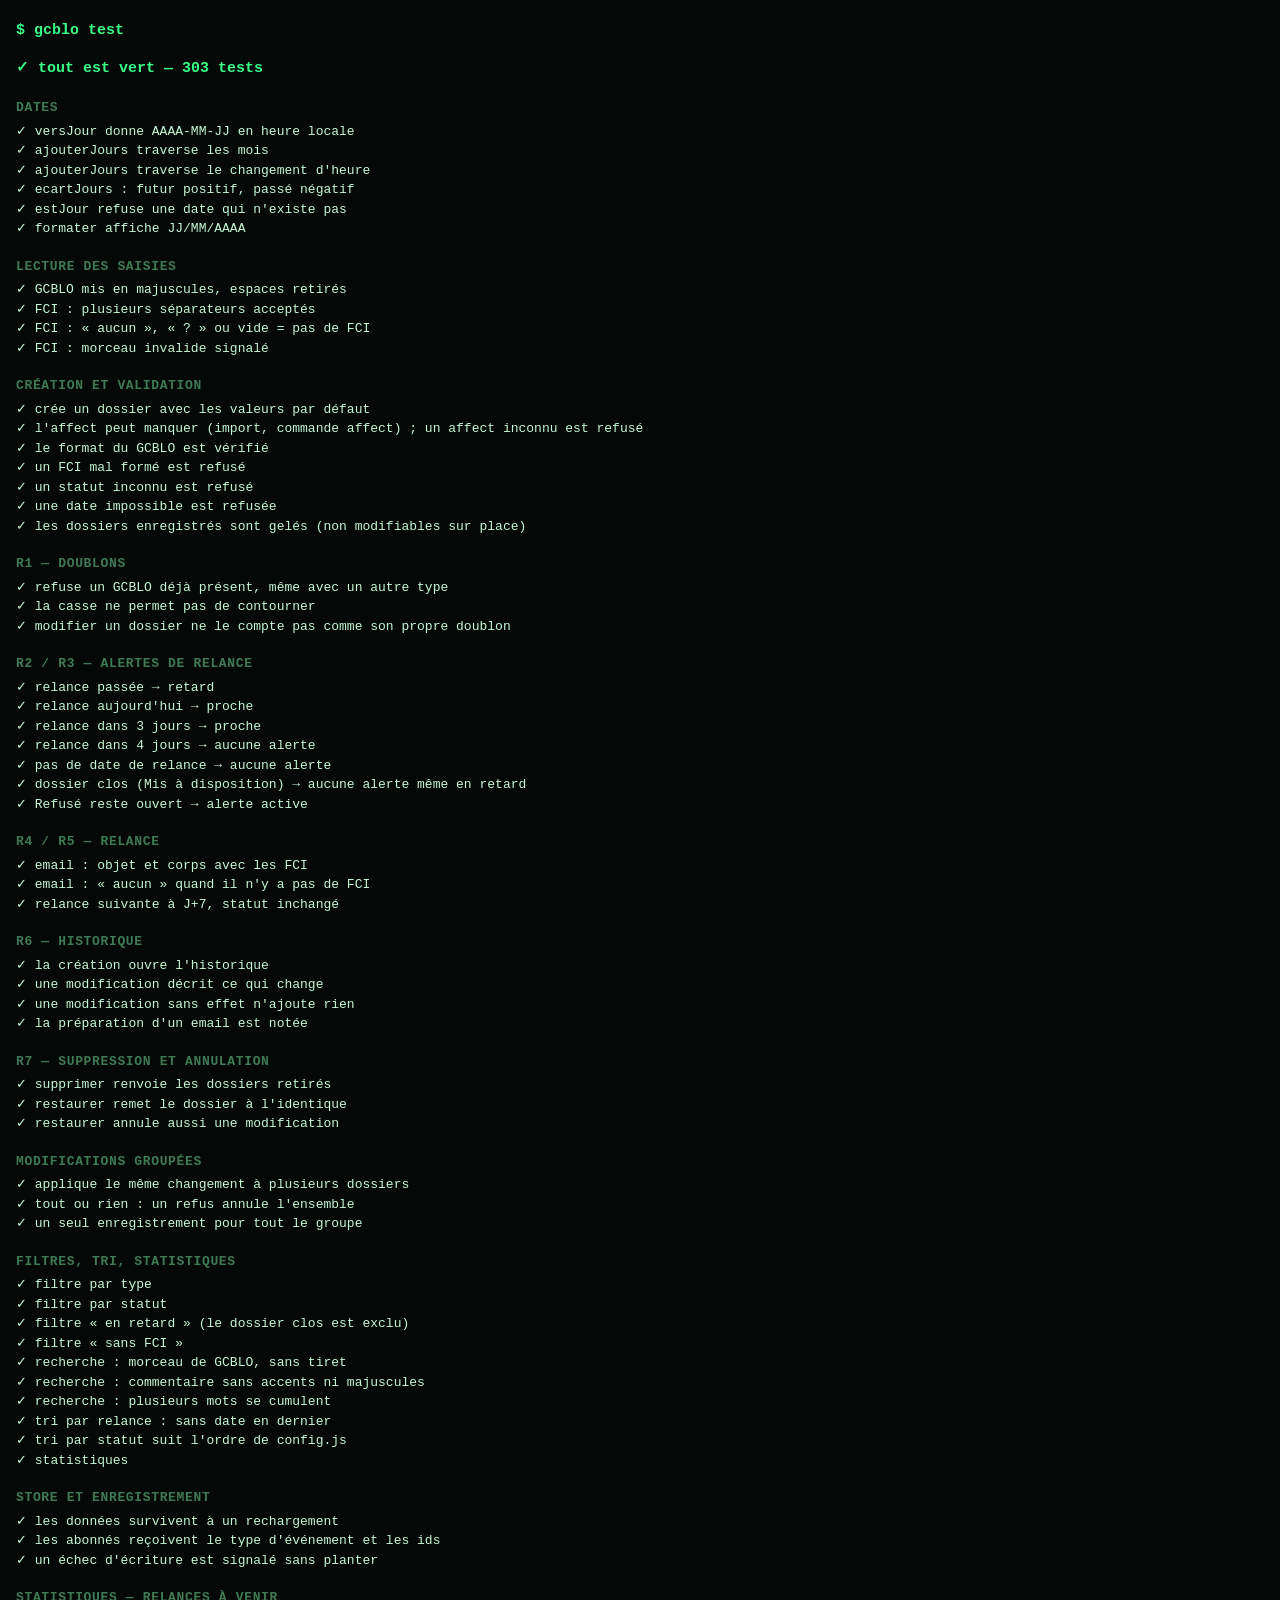
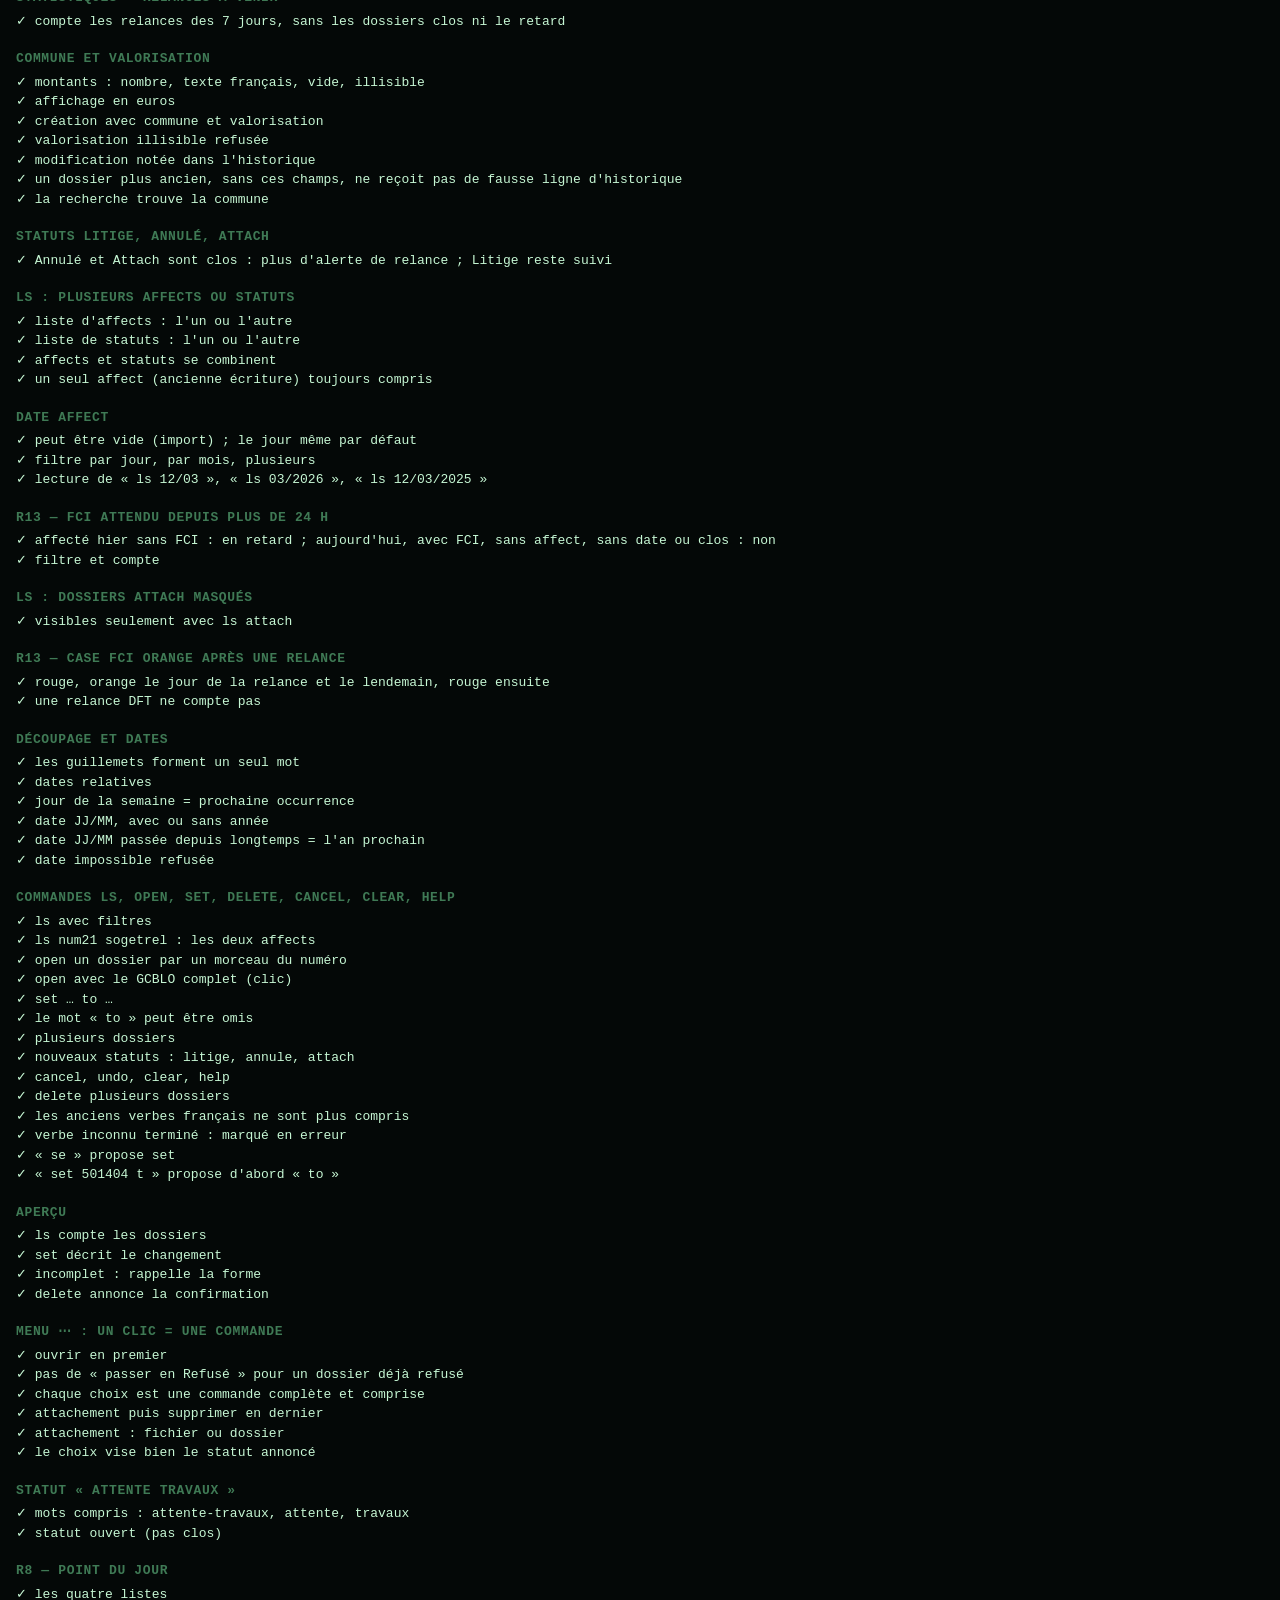
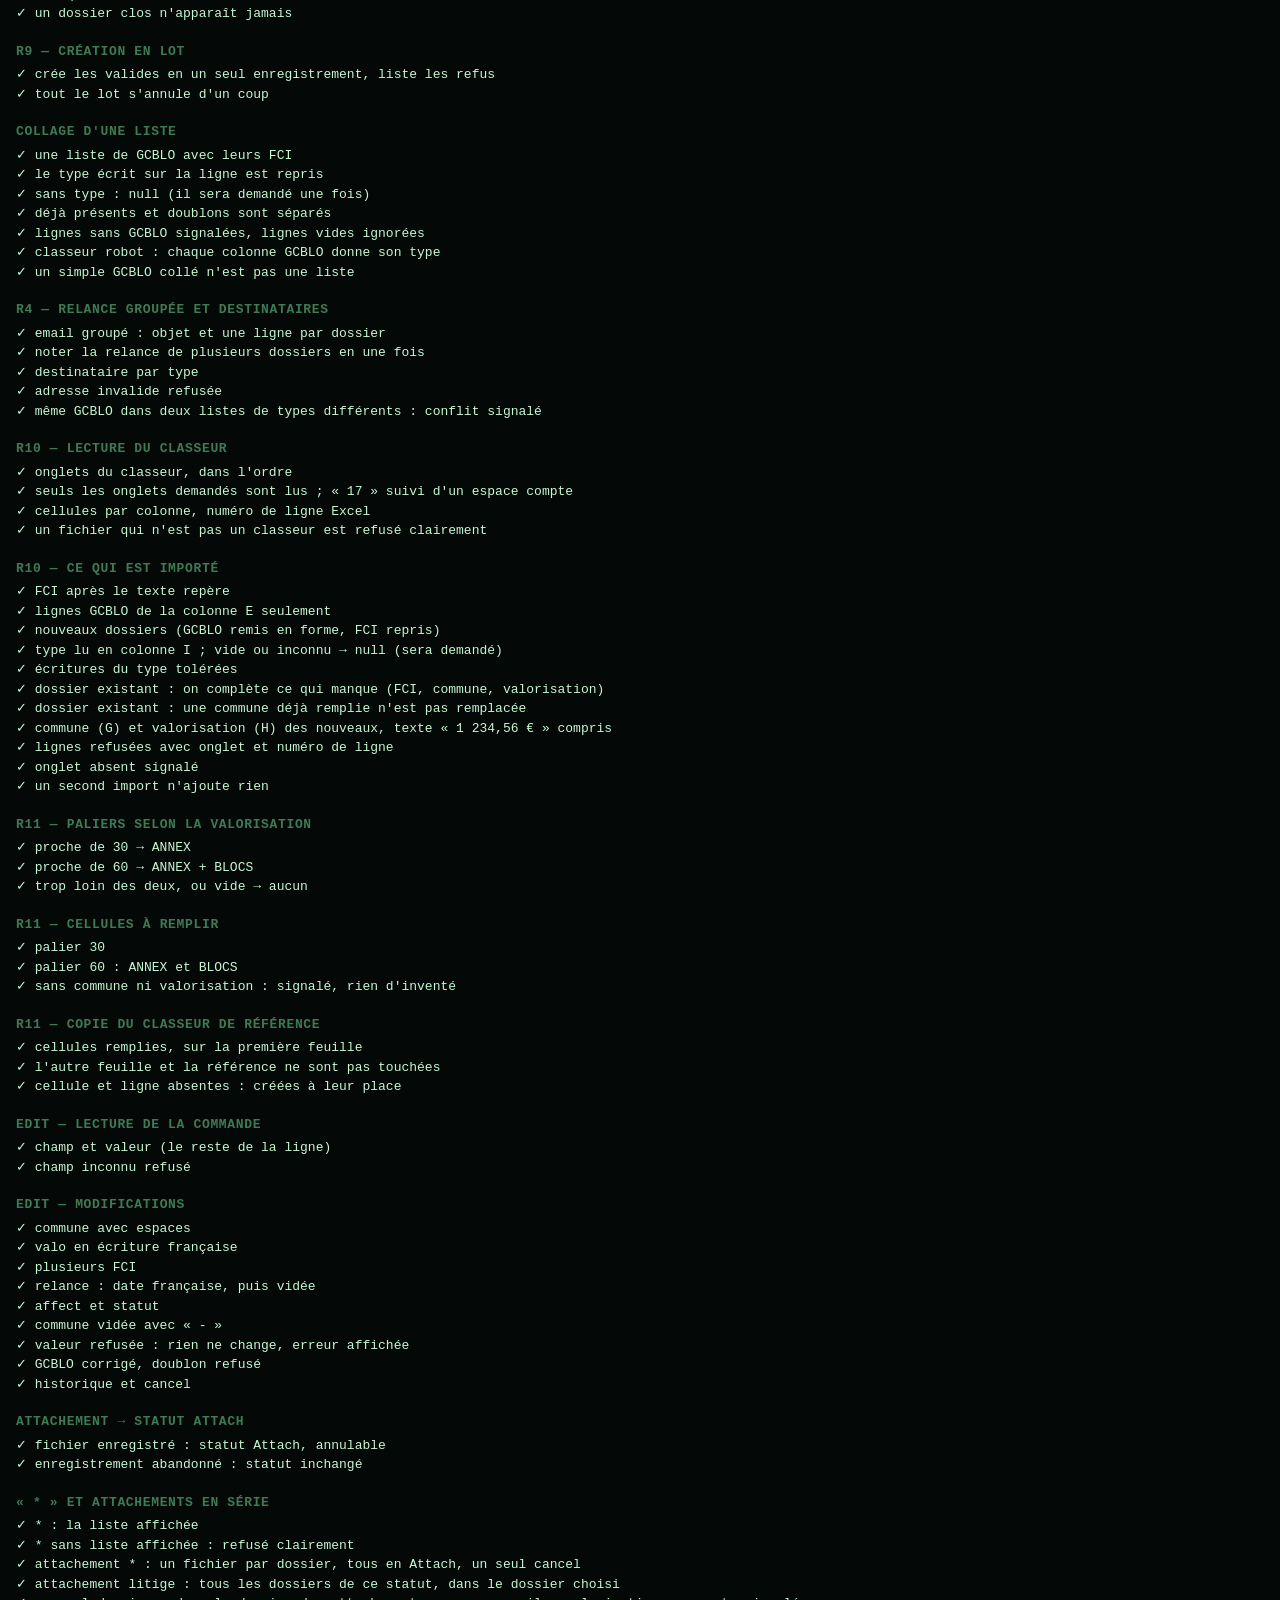
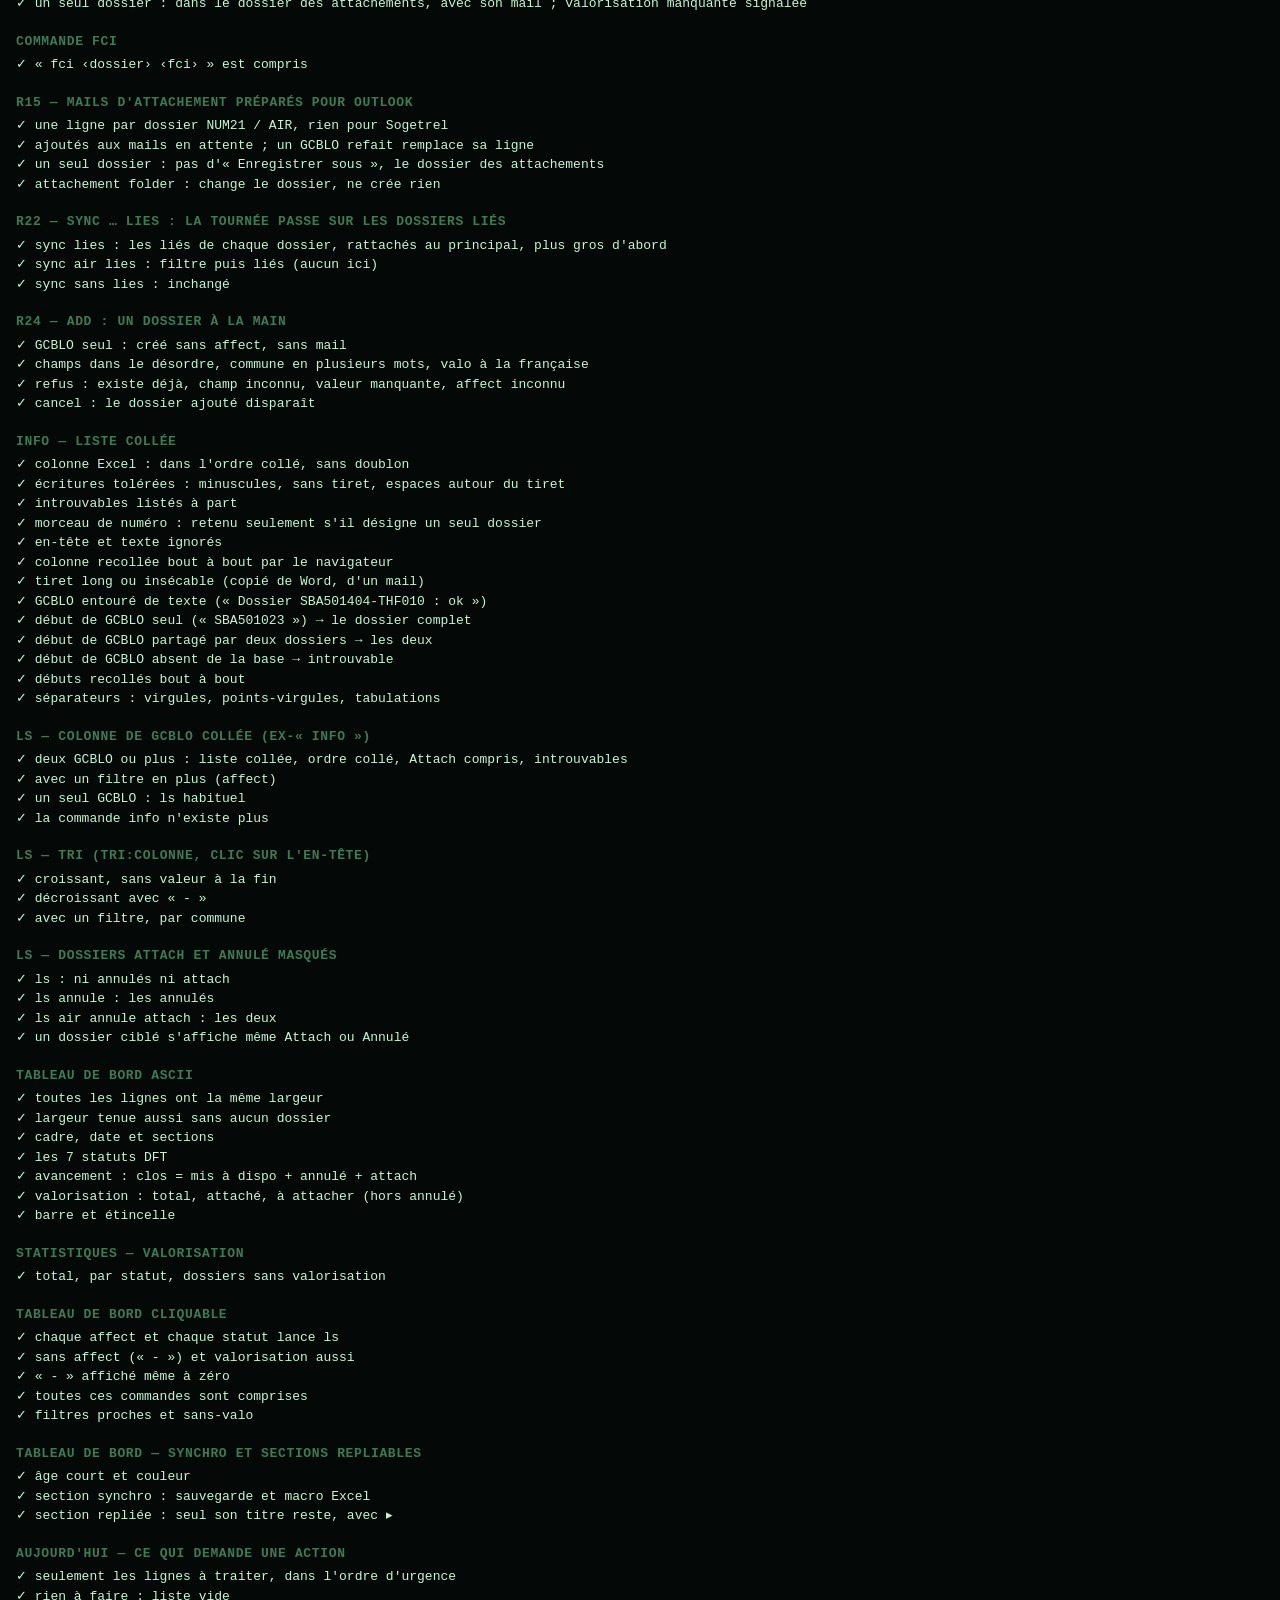
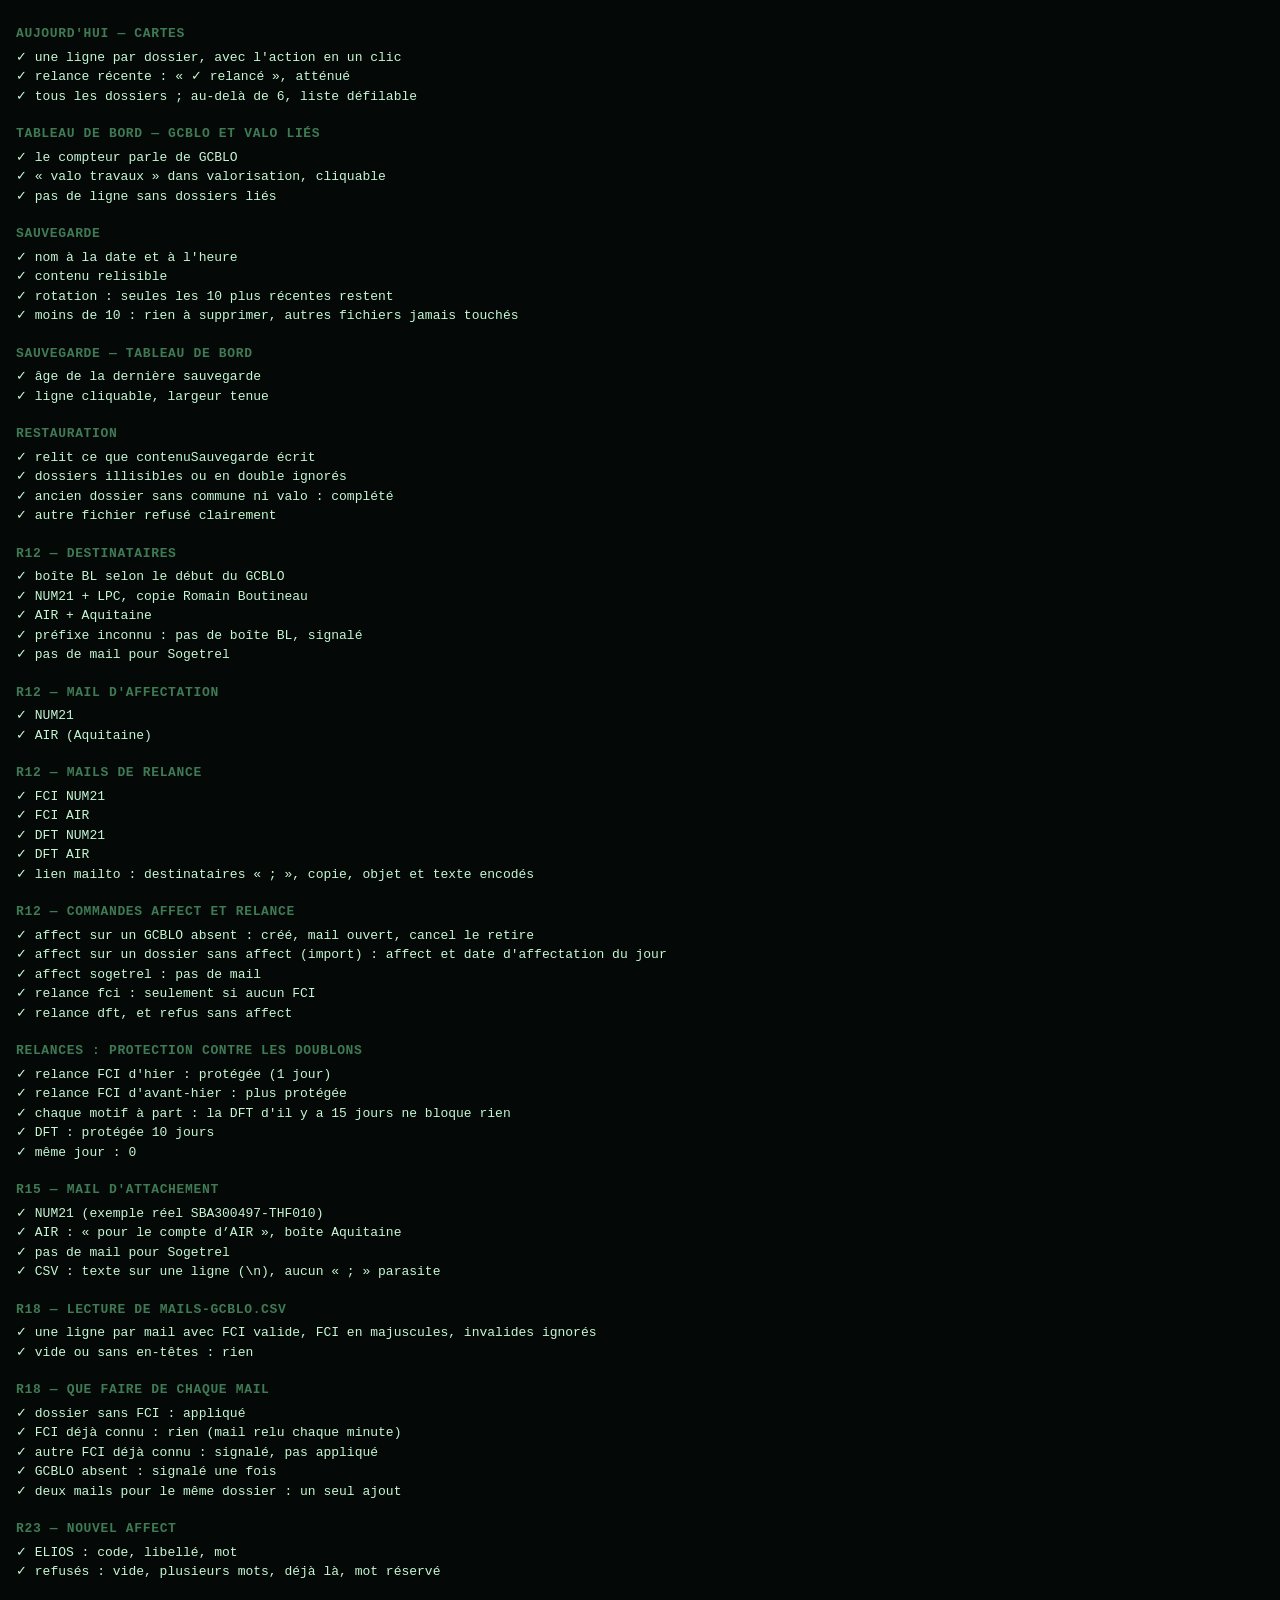
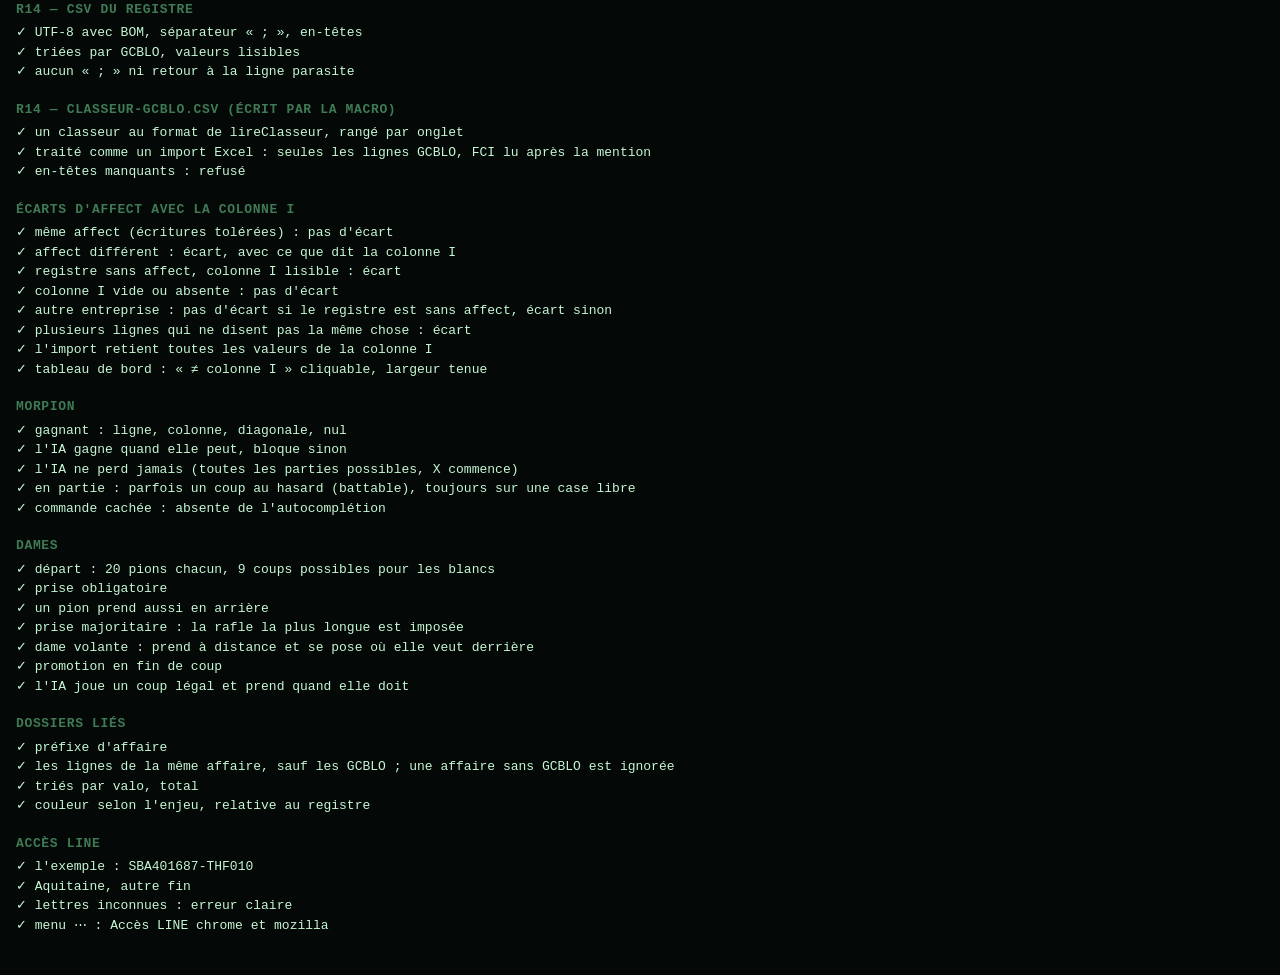
<file: tests/index.html>
<!DOCTYPE html>
<html lang="fr">
<head>
<meta charset="utf-8">
<meta name="viewport" content="width=device-width, initial-scale=1">
<title>Tests — Registre GCBLO v2</title>
<style>
  :root { color-scheme: dark; --fond: #040807; --texte: #c6f7d4; --vert: #39ff88; --rouge: #ff4f5e; --gris: #3f7a55; }
  body { margin: 0; padding: 20px 16px 40px; background: var(--fond); color: var(--texte); font: 13px/1.5 "JetBrains Mono", Consolas, monospace; }
  h1 { font-size: 15px; color: var(--vert); margin: 0 0 12px; }
  h1::before { content: "$ "; }
  h2 { font-size: 13px; margin: 18px 0 4px; color: var(--gris); text-transform: uppercase; letter-spacing: .05em; }
  ul { list-style: none; margin: 0; padding: 0; }
  li.ok { color: var(--texte); } li.ko { color: var(--rouge); }
  code { color: var(--rouge); opacity: .85; }
  .bilan { font-weight: 700; font-size: 15px; } .bilan.ok { color: var(--vert); } .bilan.ko { color: var(--rouge); }
</style>
</head>
<body>
<h1>gcblo test</h1>
<div id="resultats">Exécution…</div>
<script type="module">
  import { afficher } from './outil.js';
  import './regles.test.js';
  import './invite.test.js';
  import './ameliorations.test.js';
  import './import.test.js';
  import './attachement.test.js';
  import './edit.test.js';
  import './info.test.js';
  import './tableau-bord.test.js';
  import './sauvegarde.test.js';
  import './mails.test.js';
  import './mails-recus.test.js';
  import './affects-ajoutes.test.js';
  import './export-excel.test.js';
  import './affects-classeur.test.js';
  import './morpion.test.js';
  import './dame.test.js';
  import './lies.test.js';
  import './line.test.js';
  afficher(document.getElementById('resultats')).then(bilan => { window.bilanTests = bilan; });
</script>
</body>
</html>
</file>
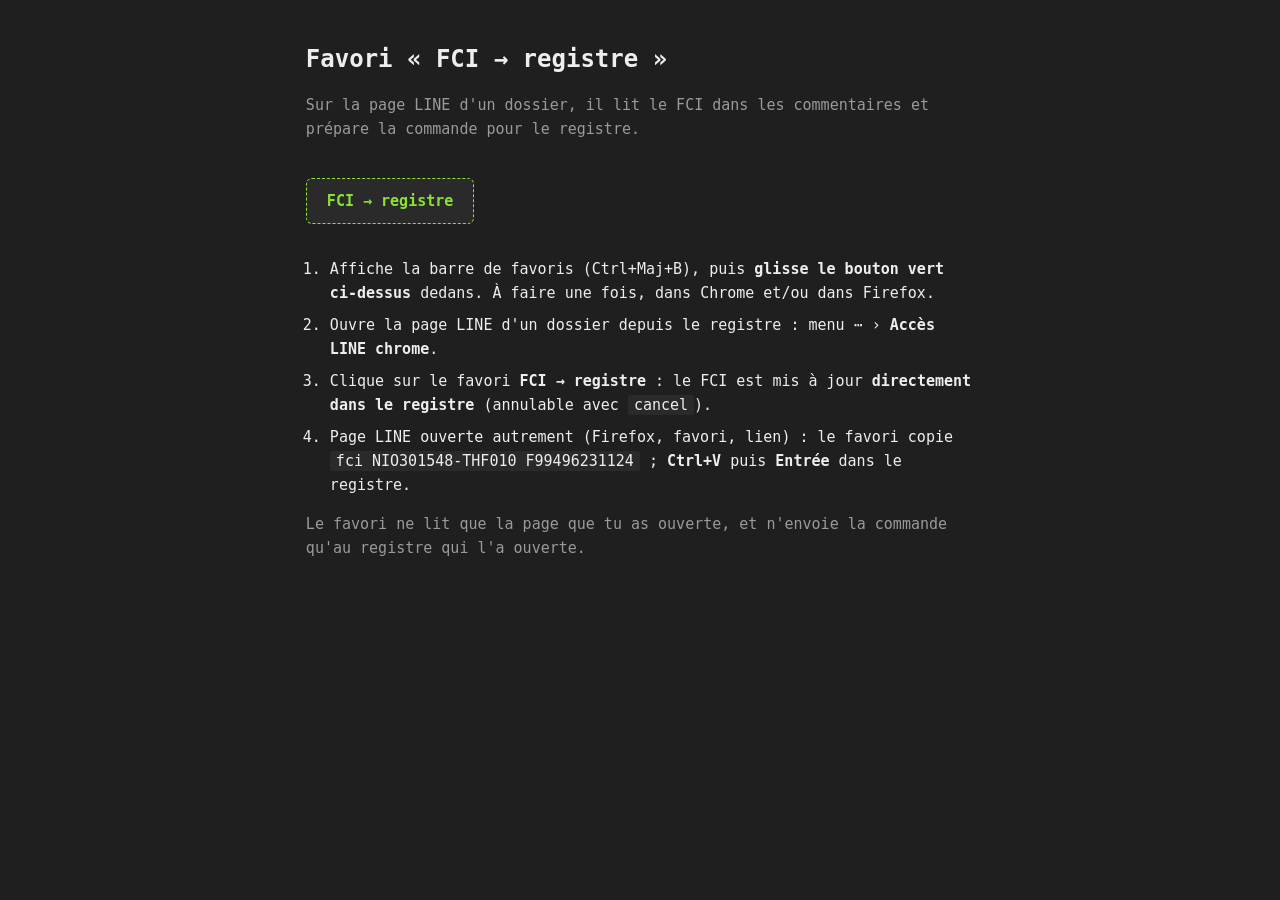
<file: outils/favori-line.html>
<!doctype html>
<html lang="fr">
<head>
<meta charset="utf-8">
<meta name="viewport" content="width=device-width, initial-scale=1">
<title>Favori FCI → registre</title>
<style>
  :root { --fond: #1f1f1f; --carte: #2a2a2a; --texte: #eeeeec; --pale: #9a9a96; --trait: #3c3c3c; --accent: #8ae234; color-scheme: dark; }
  body { margin: 0; background: var(--fond); color: var(--texte); font: 15px/1.6 "Ubuntu Mono", "DejaVu Sans Mono", Consolas, monospace; }
  main { max-width: 74ch; margin: 0 auto; padding-block: 40px; padding-left: max(16px, env(safe-area-inset-left, 0px)); padding-right: max(16px, env(safe-area-inset-right, 0px)); }
  h1 { font-size: 24px; margin: 0 0 6px; text-wrap: balance; }
  .dim { color: var(--pale); }
  .favori { display: inline-block; margin: 22px 0 18px; padding: 10px 20px; border: 1px dashed var(--accent); border-radius: 6px; color: var(--accent); background: var(--carte); font-weight: 700; text-decoration: none; cursor: grab; }
  ol { padding-left: 24px; } li { margin: 8px 0; }
  code { background: var(--carte); padding: 1px 6px; border-radius: 3px; overflow-wrap: anywhere; }
</style>
</head>
<body>
<main>
<h1>Favori « FCI → registre »</h1>
<p class="dim">Sur la page LINE d'un dossier, il lit le FCI dans les commentaires et prépare la commande pour le registre.</p>
<a class="favori" href="javascript:(() => { const m = location.pathname.match(/\/(\d{6})\/([A-Za-z]{3})\/[%5E/]+\/([A-Za-z]+\d*)-(\d)(?:\/|$)/); const t = !m && (document.querySelector('h2.dossier')?.innerText || document.body.innerText).match(/Dossier\s+([A-Za-z]{3})(\d{6})\s*\/\s*([A-Za-z]+\d*)-(\d)/); if (!m && !t) { alert('Registre GCBLO : ouvre d\'abord la page LINE d\'un dossier.'); return; } const gcblo = (m ? `${m[2]}${m[1]}-${m[3]}${m[4]}` : `${t[1]}${t[2]}-${t[3]}${t[4]}`).toUpperCase(); const blocs = [...document.querySelectorAll('[name=%22comment-text-container%22]')]; const texte = blocs.length ? blocs.map(e => e.innerText).join('\n') : document.body.innerText; const fci = [...new Set((texte.toUpperCase().match(/F\d{11}(?!\d)/g) || []))]; if (!fci.length) { alert(`Registre GCBLO : aucun FCI (F + 11 chiffres) dans les commentaires de ${gcblo}.`); return; } const commande = `fci ${gcblo} ${fci.join(' ')}`; const bulle = texteBulle => { const d = document.createElement('div'); d.textContent = texteBulle; d.style.cssText = 'position:fixed;z-index:2147483647;top:16px;right:16px;padding:10px 14px;background:%232e3436;color:%238ae234;font:14px/1.4 monospace;border-radius:6px;box-shadow:0 4px 14px rgba(0,0,0,.4)'; document.body.appendChild(d); setTimeout(() => d.remove(), 4500); }; const copier = () => navigator.clipboard.writeText(commande).then(() => bulle(`%E2%9C%93 copi%C3%A9 : ${commande} %E2%80%94 Ctrl+V puis Entr%C3%A9e dans le registre`), () => prompt('Copie cette commande pour le registre (Ctrl+C) :', commande)); if (!window.opener) return copier(); let recu = false; const reponse = e => { if (e.data && e.data.registreGcbloRecu) { recu = true; bulle(`%E2%9C%93 mis %C3%A0 jour dans le registre : ${commande}`); } }; addEventListener('message', reponse); try { window.opener.postMessage({ registreGcblo: commande }, '*'); } catch (e) {  } setTimeout(() => { removeEventListener('message', reponse); if (!recu) copier(); }, 700); })();" title="Glisse-moi dans ta barre de favoris">FCI → registre</a>
<ol>
  <li>Affiche la barre de favoris (Ctrl+Maj+B), puis <b>glisse le bouton vert ci-dessus</b> dedans. À faire une fois, dans Chrome et/ou dans Firefox.</li>
  <li>Ouvre la page LINE d'un dossier depuis le registre : menu ⋯ › <b>Accès LINE chrome</b>.</li>
  <li>Clique sur le favori <b>FCI → registre</b> : le FCI est mis à jour <b>directement dans le registre</b> (annulable avec <code>cancel</code>).</li>
  <li>Page LINE ouverte autrement (Firefox, favori, lien) : le favori copie <code>fci NIO301548-THF010 F99496231124</code> ; <b>Ctrl+V</b> puis <b>Entrée</b> dans le registre.</li>
</ol>
<p class="dim">Le favori ne lit que la page que tu as ouverte, et n'envoie la commande qu'au registre qui l'a ouverte.</p>
</main>
</body>
</html>
</file>
